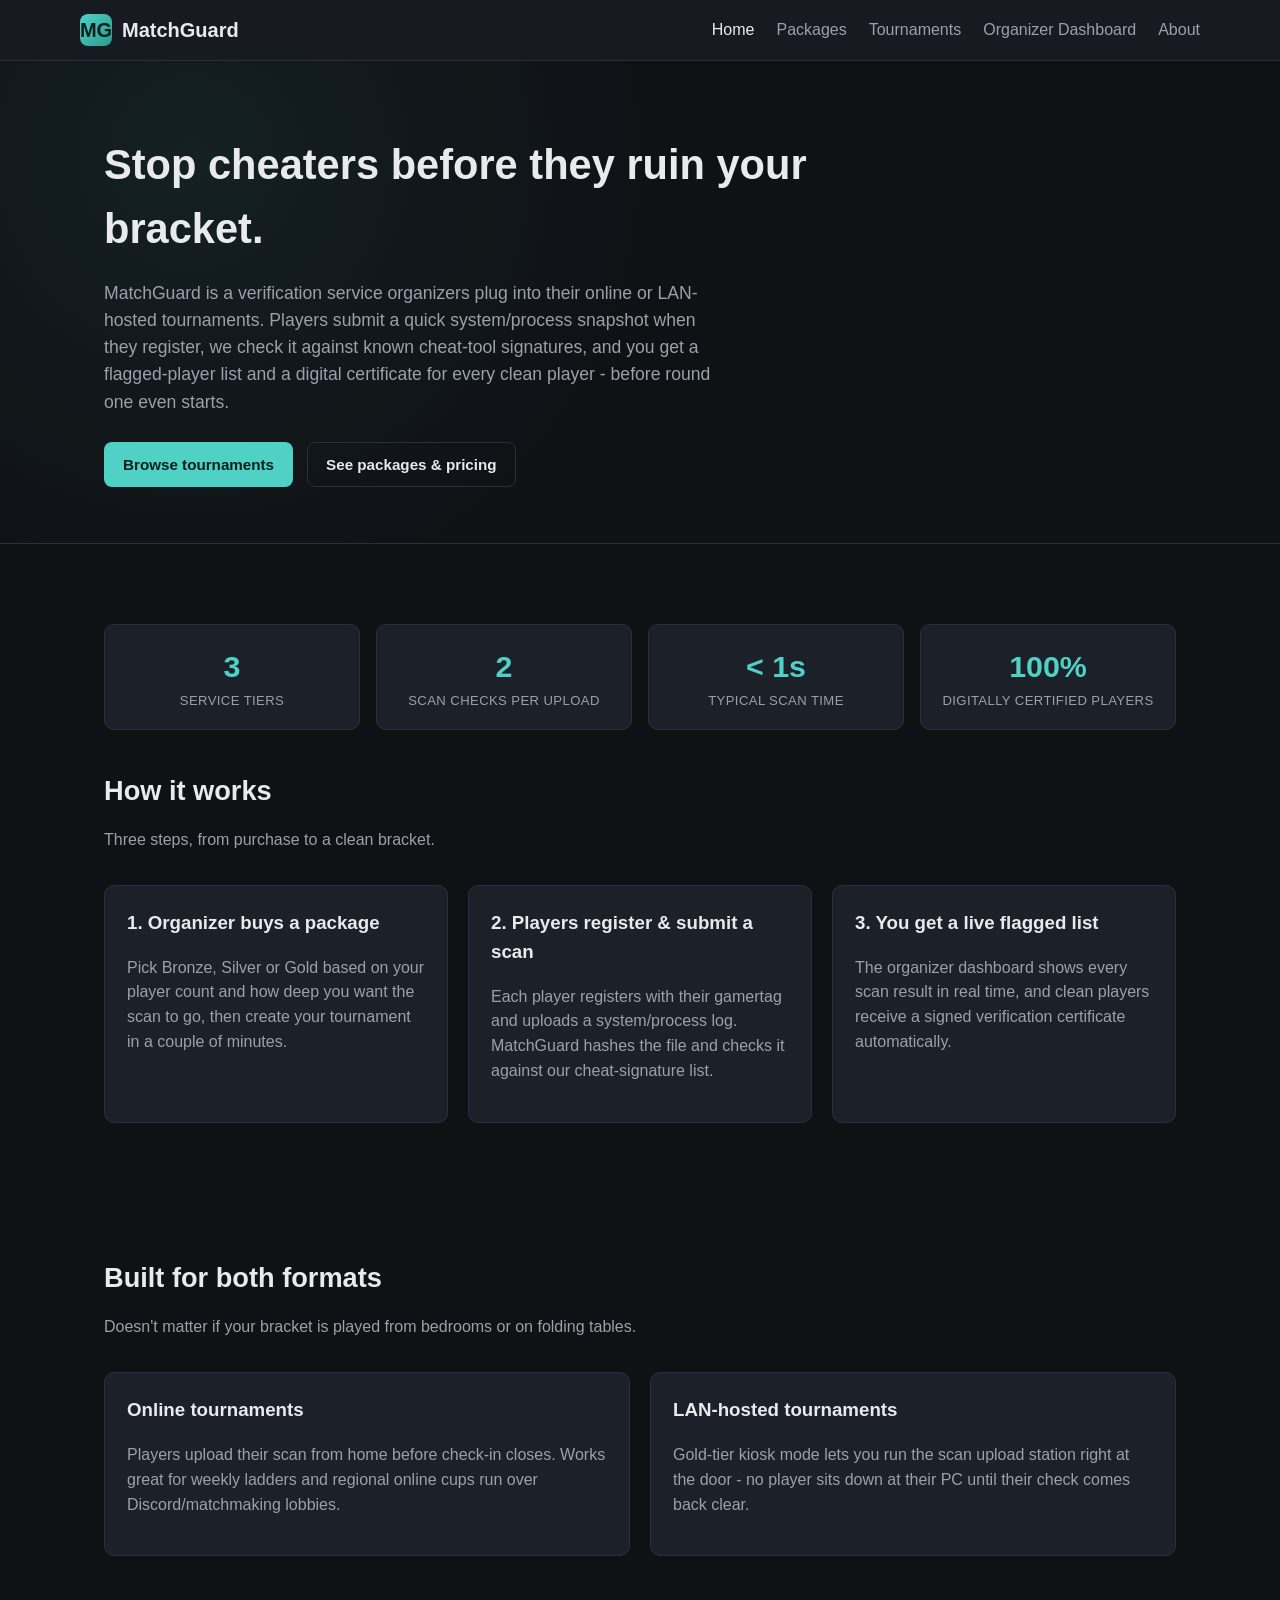
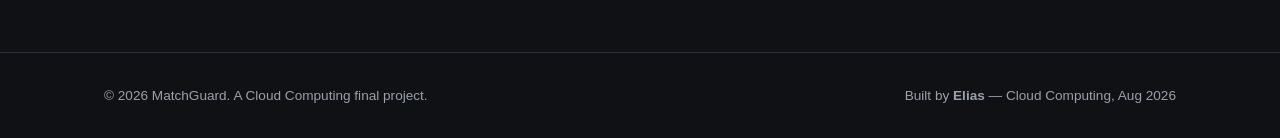
<file: frontend/index.html>
<!DOCTYPE html>
<html lang="en">
<head>
  <meta charset="UTF-8" />
  <meta name="viewport" content="width=device-width, initial-scale=1.0" />
  <title>MatchGuard | Anti-Cheat Verification for Gaming Tournaments</title>
  <meta name="description" content="MatchGuard lets tournament organizers buy and run anti-cheat verification services for online and LAN gaming tournaments." />
  <meta name="author" content="Elias" />
  <link rel="stylesheet" href="css/style.css" />
</head>
<body>

  <header class="site-header">
    <div class="container nav">
      <a href="index.html" class="brand">
        <span class="brand-badge">MG</span>
        MatchGuard
      </a>
      <ul class="nav-links">
        <li><a href="index.html">Home</a></li>
        <li><a href="packages.html">Packages</a></li>
        <li><a href="tournaments.html">Tournaments</a></li>
        <li><a href="dashboard.html">Organizer Dashboard</a></li>
        <li><a href="about.html">About</a></li>
      </ul>
    </div>
  </header>

  <main>
    <section class="hero">
      <div class="container">
        <h1>Stop cheaters before they ruin your bracket.</h1>
        <p class="lead">
          MatchGuard is a verification service organizers plug into their online or
          LAN-hosted tournaments. Players submit a quick system/process snapshot when
          they register, we check it against known cheat-tool signatures, and you get a
          flagged-player list and a digital certificate for every clean player - before
          round one even starts.
        </p>
        <div class="hero-actions">
          <a href="tournaments.html" class="btn btn-primary">Browse tournaments</a>
          <a href="packages.html" class="btn btn-outline">See packages &amp; pricing</a>
        </div>
      </div>
    </section>

    <section>
      <div class="container">
        <div class="stat-row">
          <div class="stat-box">
            <div class="num">3</div>
            <div class="label">Service tiers</div>
          </div>
          <div class="stat-box">
            <div class="num">2</div>
            <div class="label">Scan checks per upload</div>
          </div>
          <div class="stat-box">
            <div class="num">&lt; 1s</div>
            <div class="label">Typical scan time</div>
          </div>
          <div class="stat-box">
            <div class="num">100%</div>
            <div class="label">Digitally certified players</div>
          </div>
        </div>

        <h2>How it works</h2>
        <p class="section-sub">Three steps, from purchase to a clean bracket.</p>
        <div class="grid grid-3">
          <div class="card">
            <h3>1. Organizer buys a package</h3>
            <p class="muted">
              Pick Bronze, Silver or Gold based on your player count and how deep you want
              the scan to go, then create your tournament in a couple of minutes.
            </p>
          </div>
          <div class="card">
            <h3>2. Players register &amp; submit a scan</h3>
            <p class="muted">
              Each player registers with their gamertag and uploads a system/process log.
              MatchGuard hashes the file and checks it against our cheat-signature list.
            </p>
          </div>
          <div class="card">
            <h3>3. You get a live flagged list</h3>
            <p class="muted">
              The organizer dashboard shows every scan result in real time, and clean
              players receive a signed verification certificate automatically.
            </p>
          </div>
        </div>
      </div>
    </section>

    <section>
      <div class="container">
        <h2>Built for both formats</h2>
        <p class="section-sub">Doesn't matter if your bracket is played from bedrooms or on folding tables.</p>
        <div class="grid grid-2">
          <div class="card">
            <h3>Online tournaments</h3>
            <p class="muted">
              Players upload their scan from home before check-in closes. Works great for
              weekly ladders and regional online cups run over Discord/matchmaking lobbies.
            </p>
          </div>
          <div class="card">
            <h3>LAN-hosted tournaments</h3>
            <p class="muted">
              Gold-tier kiosk mode lets you run the scan upload station right at the door -
              no player sits down at their PC until their check comes back clear.
            </p>
          </div>
        </div>
      </div>
    </section>
  </main>

  <footer class="site-footer">
    <div class="container footer-row">
      <div>&copy; <span id="footer-year"></span> MatchGuard. A Cloud Computing final project.</div>
      <div>Built by <strong>Elias</strong> &mdash; Cloud Computing, Aug 2026</div>
    </div>
  </footer>

  <script src="js/main.js"></script>
  <!-- Author: Elias -->
</body>
</html>
</file>
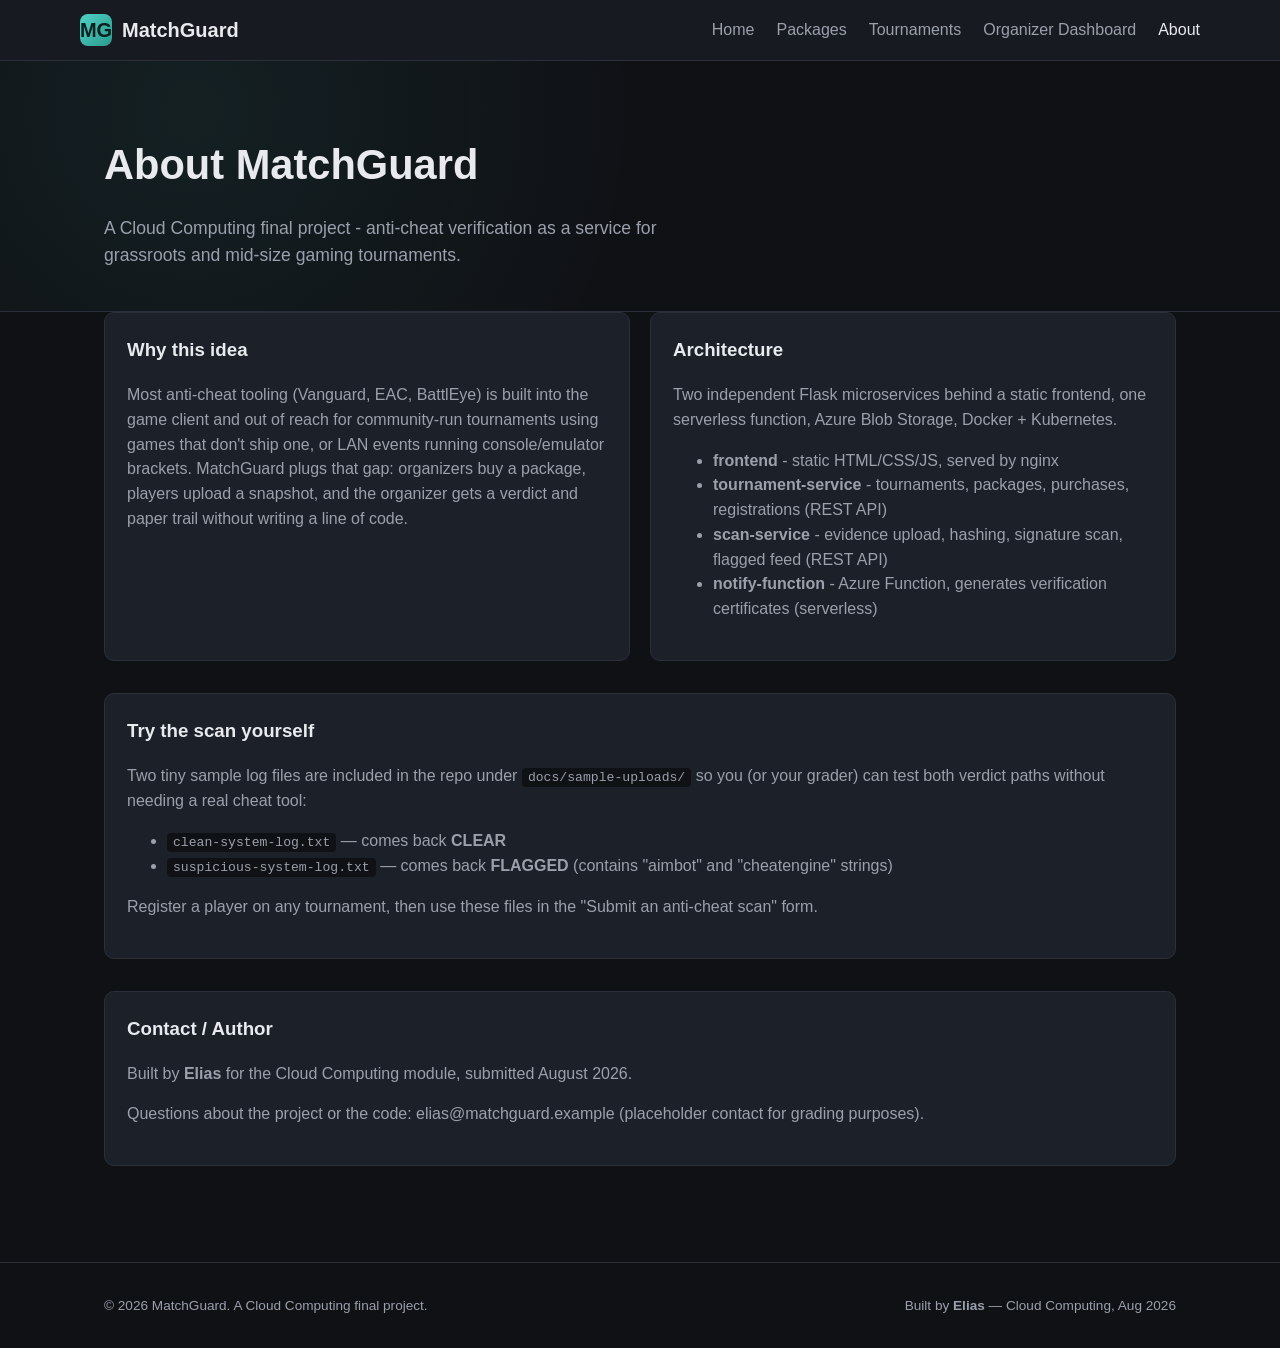
<file: frontend/about.html>
<!DOCTYPE html>
<html lang="en">
<head>
  <meta charset="UTF-8" />
  <meta name="viewport" content="width=device-width, initial-scale=1.0" />
  <title>About | MatchGuard</title>
  <meta name="author" content="Elias" />
  <link rel="stylesheet" href="css/style.css" />
</head>
<body>

  <header class="site-header">
    <div class="container nav">
      <a href="index.html" class="brand"><span class="brand-badge">MG</span>MatchGuard</a>
      <ul class="nav-links">
        <li><a href="index.html">Home</a></li>
        <li><a href="packages.html">Packages</a></li>
        <li><a href="tournaments.html">Tournaments</a></li>
        <li><a href="dashboard.html">Organizer Dashboard</a></li>
        <li><a href="about.html">About</a></li>
      </ul>
    </div>
  </header>

  <main>
    <section class="hero" style="padding-bottom: 24px;">
      <div class="container">
        <h1>About MatchGuard</h1>
        <p class="lead">A Cloud Computing final project - anti-cheat verification as a service for grassroots and mid-size gaming tournaments.</p>
      </div>
    </section>

    <section style="padding-top: 0;">
      <div class="container">
        <div class="grid grid-2">
          <div class="card">
            <h3>Why this idea</h3>
            <p class="muted">
              Most anti-cheat tooling (Vanguard, EAC, BattlEye) is built into the game
              client and out of reach for community-run tournaments using games that
              don't ship one, or LAN events running console/emulator brackets. MatchGuard
              plugs that gap: organizers buy a package, players upload a snapshot, and the
              organizer gets a verdict and paper trail without writing a line of code.
            </p>
          </div>
          <div class="card">
            <h3>Architecture</h3>
            <p class="muted">Two independent Flask microservices behind a static frontend, one serverless function, Azure Blob Storage, Docker + Kubernetes.</p>
            <ul>
              <li class="muted"><strong>frontend</strong> - static HTML/CSS/JS, served by nginx</li>
              <li class="muted"><strong>tournament-service</strong> - tournaments, packages, purchases, registrations (REST API)</li>
              <li class="muted"><strong>scan-service</strong> - evidence upload, hashing, signature scan, flagged feed (REST API)</li>
              <li class="muted"><strong>notify-function</strong> - Azure Function, generates verification certificates (serverless)</li>
            </ul>
          </div>
        </div>

        <div class="spacer-32"></div>
        <div class="card" id="samples">
          <h3>Try the scan yourself</h3>
          <p class="muted">Two tiny sample log files are included in the repo under <span class="tag-code">docs/sample-uploads/</span> so you (or your grader) can test both verdict paths without needing a real cheat tool:</p>
          <ul>
            <li class="muted"><span class="tag-code">clean-system-log.txt</span> &mdash; comes back <strong>CLEAR</strong></li>
            <li class="muted"><span class="tag-code">suspicious-system-log.txt</span> &mdash; comes back <strong>FLAGGED</strong> (contains "aimbot" and "cheatengine" strings)</li>
          </ul>
          <p class="muted">Register a player on any tournament, then use these files in the "Submit an anti-cheat scan" form.</p>
        </div>

        <div class="spacer-32"></div>
        <div class="card">
          <h3>Contact / Author</h3>
          <p class="muted">Built by <strong>Elias</strong> for the Cloud Computing module, submitted August 2026.</p>
          <p class="muted">Questions about the project or the code: elias@matchguard.example (placeholder contact for grading purposes).</p>
        </div>
      </div>
    </section>
  </main>

  <footer class="site-footer">
    <div class="container footer-row">
      <div>&copy; <span id="footer-year"></span> MatchGuard. A Cloud Computing final project.</div>
      <div>Built by <strong>Elias</strong> &mdash; Cloud Computing, Aug 2026</div>
    </div>
  </footer>

  <script src="js/main.js"></script>
</body>
</html>
</file>
<file: frontend/css/style.css>
/*
  MatchGuard front-end styles.
  Kept as one plain CSS file, no framework/build step - same approach we used
  for the ping-service labs, just fleshed out for a full site.
  Author: Elias
*/

:root {
  --bg: #0f1115;
  --bg-elevated: #171a21;
  --bg-card: #1c2029;
  --border: #2a2f3a;
  --text: #e8eaed;
  --text-dim: #9aa0ac;
  --accent: #4fd1c5;
  --accent-dark: #2c9a8f;
  --danger: #e5484d;
  --warning: #f5a623;
  --radius: 10px;
  --max-width: 1120px;
}

* {
  box-sizing: border-box;
}

html, body {
  margin: 0;
  padding: 0;
}

body {
  background: var(--bg);
  color: var(--text);
  font-family: "Segoe UI", Roboto, Helvetica, Arial, sans-serif;
  line-height: 1.55;
}

a {
  color: var(--accent);
  text-decoration: none;
}

a:hover {
  text-decoration: underline;
}

img {
  max-width: 100%;
  display: block;
}

.container {
  max-width: var(--max-width);
  margin: 0 auto;
  padding: 0 24px;
}

/* ---------- Nav ---------- */
.site-header {
  border-bottom: 1px solid var(--border);
  background: var(--bg-elevated);
  position: sticky;
  top: 0;
  z-index: 20;
}

.nav {
  display: flex;
  align-items: center;
  justify-content: space-between;
  padding: 14px 0;
}

.brand {
  display: flex;
  align-items: center;
  gap: 10px;
  font-weight: 700;
  font-size: 1.25rem;
  color: var(--text);
}

.brand-badge {
  width: 32px;
  height: 32px;
  border-radius: 8px;
  background: linear-gradient(135deg, var(--accent), var(--accent-dark));
  display: flex;
  align-items: center;
  justify-content: center;
  font-weight: 800;
  color: #08201d;
}

.nav-links {
  display: flex;
  gap: 22px;
  list-style: none;
  margin: 0;
  padding: 0;
}

.nav-links a {
  color: var(--text-dim);
  font-weight: 500;
}

.nav-links a.active,
.nav-links a:hover {
  color: var(--text);
}

/* ---------- Buttons ---------- */
.btn {
  display: inline-block;
  padding: 10px 18px;
  border-radius: 8px;
  border: 1px solid transparent;
  font-weight: 600;
  cursor: pointer;
  font-size: 0.95rem;
}

.btn-primary {
  background: var(--accent);
  color: #08201d;
}

.btn-primary:hover {
  background: var(--accent-dark);
  text-decoration: none;
}

.btn-outline {
  background: transparent;
  border-color: var(--border);
  color: var(--text);
}

.btn-outline:hover {
  border-color: var(--accent);
  text-decoration: none;
}

.btn-danger {
  background: var(--danger);
  color: white;
}

.btn:disabled {
  opacity: 0.5;
  cursor: not-allowed;
}

/* ---------- Hero ---------- */
.hero {
  padding: 72px 0 56px;
  border-bottom: 1px solid var(--border);
  background:
    radial-gradient(circle at 15% 20%, rgba(79, 209, 197, 0.08), transparent 40%),
    var(--bg);
}

.hero h1 {
  font-size: 2.6rem;
  margin: 0 0 14px;
  max-width: 720px;
}

.hero p.lead {
  color: var(--text-dim);
  max-width: 620px;
  font-size: 1.1rem;
}

.hero-actions {
  margin-top: 26px;
  display: flex;
  gap: 14px;
}

/* ---------- Sections / cards ---------- */
section {
  padding: 56px 0;
}

section h2 {
  font-size: 1.7rem;
  margin-bottom: 8px;
}

.section-sub {
  color: var(--text-dim);
  margin-bottom: 32px;
}

.grid {
  display: grid;
  gap: 20px;
}

.grid-3 {
  grid-template-columns: repeat(auto-fit, minmax(240px, 1fr));
}

.grid-2 {
  grid-template-columns: repeat(auto-fit, minmax(320px, 1fr));
}

.card {
  background: var(--bg-card);
  border: 1px solid var(--border);
  border-radius: var(--radius);
  padding: 22px;
}

.card h3 {
  margin-top: 0;
}

.pill {
  display: inline-block;
  padding: 3px 10px;
  border-radius: 999px;
  font-size: 0.75rem;
  font-weight: 700;
  letter-spacing: 0.03em;
  text-transform: uppercase;
}

.pill-clear {
  background: rgba(79, 209, 197, 0.15);
  color: var(--accent);
}

.pill-flagged {
  background: rgba(229, 72, 77, 0.18);
  color: var(--danger);
}

.pill-pending {
  background: rgba(245, 166, 35, 0.16);
  color: var(--warning);
}

/* ---------- Pricing ---------- */
.package-card {
  display: flex;
  flex-direction: column;
}

.package-card .price {
  font-size: 2.2rem;
  font-weight: 800;
  margin: 6px 0 4px;
}

.package-card .price span {
  font-size: 0.95rem;
  color: var(--text-dim);
  font-weight: 500;
}

.package-card ul {
  list-style: none;
  padding: 0;
  margin: 18px 0;
  flex: 1;
}

.package-card li {
  padding: 6px 0;
  color: var(--text-dim);
  border-top: 1px solid var(--border);
}

.package-card li:first-child {
  border-top: none;
}

.package-card.featured {
  border-color: var(--accent);
  box-shadow: 0 0 0 1px var(--accent);
}

/* ---------- Forms ---------- */
.form-group {
  margin-bottom: 16px;
}

label {
  display: block;
  margin-bottom: 6px;
  font-size: 0.9rem;
  color: var(--text-dim);
}

input[type="text"],
input[type="email"],
input[type="date"],
input[type="file"],
select,
textarea {
  width: 100%;
  padding: 10px 12px;
  border-radius: 8px;
  border: 1px solid var(--border);
  background: var(--bg);
  color: var(--text);
  font-size: 0.95rem;
}

input:focus, select:focus, textarea:focus {
  outline: none;
  border-color: var(--accent);
}

.form-note {
  font-size: 0.82rem;
  color: var(--text-dim);
  margin-top: 6px;
}

.alert {
  padding: 12px 16px;
  border-radius: 8px;
  margin-bottom: 18px;
  font-size: 0.92rem;
}

.alert-error {
  background: rgba(229, 72, 77, 0.12);
  border: 1px solid rgba(229, 72, 77, 0.4);
  color: #ff9a9d;
}

.alert-success {
  background: rgba(79, 209, 197, 0.1);
  border: 1px solid rgba(79, 209, 197, 0.4);
  color: var(--accent);
}

/* ---------- Table ---------- */
table {
  width: 100%;
  border-collapse: collapse;
}

th, td {
  text-align: left;
  padding: 10px 12px;
  border-bottom: 1px solid var(--border);
  font-size: 0.92rem;
}

th {
  color: var(--text-dim);
  font-weight: 600;
  text-transform: uppercase;
  font-size: 0.75rem;
  letter-spacing: 0.04em;
}

/* ---------- Footer ---------- */
.site-footer {
  border-top: 1px solid var(--border);
  padding: 32px 0;
  margin-top: 40px;
  color: var(--text-dim);
  font-size: 0.85rem;
}

.site-footer .footer-row {
  display: flex;
  justify-content: space-between;
  flex-wrap: wrap;
  gap: 12px;
}

.stat-row {
  display: grid;
  grid-template-columns: repeat(auto-fit, minmax(160px, 1fr));
  gap: 16px;
  margin: 24px 0 40px;
}

.stat-box {
  background: var(--bg-card);
  border: 1px solid var(--border);
  border-radius: var(--radius);
  padding: 18px;
  text-align: center;
}

.stat-box .num {
  font-size: 1.9rem;
  font-weight: 800;
  color: var(--accent);
}

.stat-box .label {
  color: var(--text-dim);
  font-size: 0.82rem;
  text-transform: uppercase;
  letter-spacing: 0.03em;
}

.muted {
  color: var(--text-dim);
}

.empty-state {
  text-align: center;
  padding: 40px 20px;
  color: var(--text-dim);
  border: 1px dashed var(--border);
  border-radius: var(--radius);
}

.tag-code {
  font-family: "Consolas", monospace;
  background: var(--bg);
  padding: 2px 6px;
  border-radius: 4px;
  font-size: 0.82rem;
}

.spacer-16 { height: 16px; }
.spacer-32 { height: 32px; }
</file>
